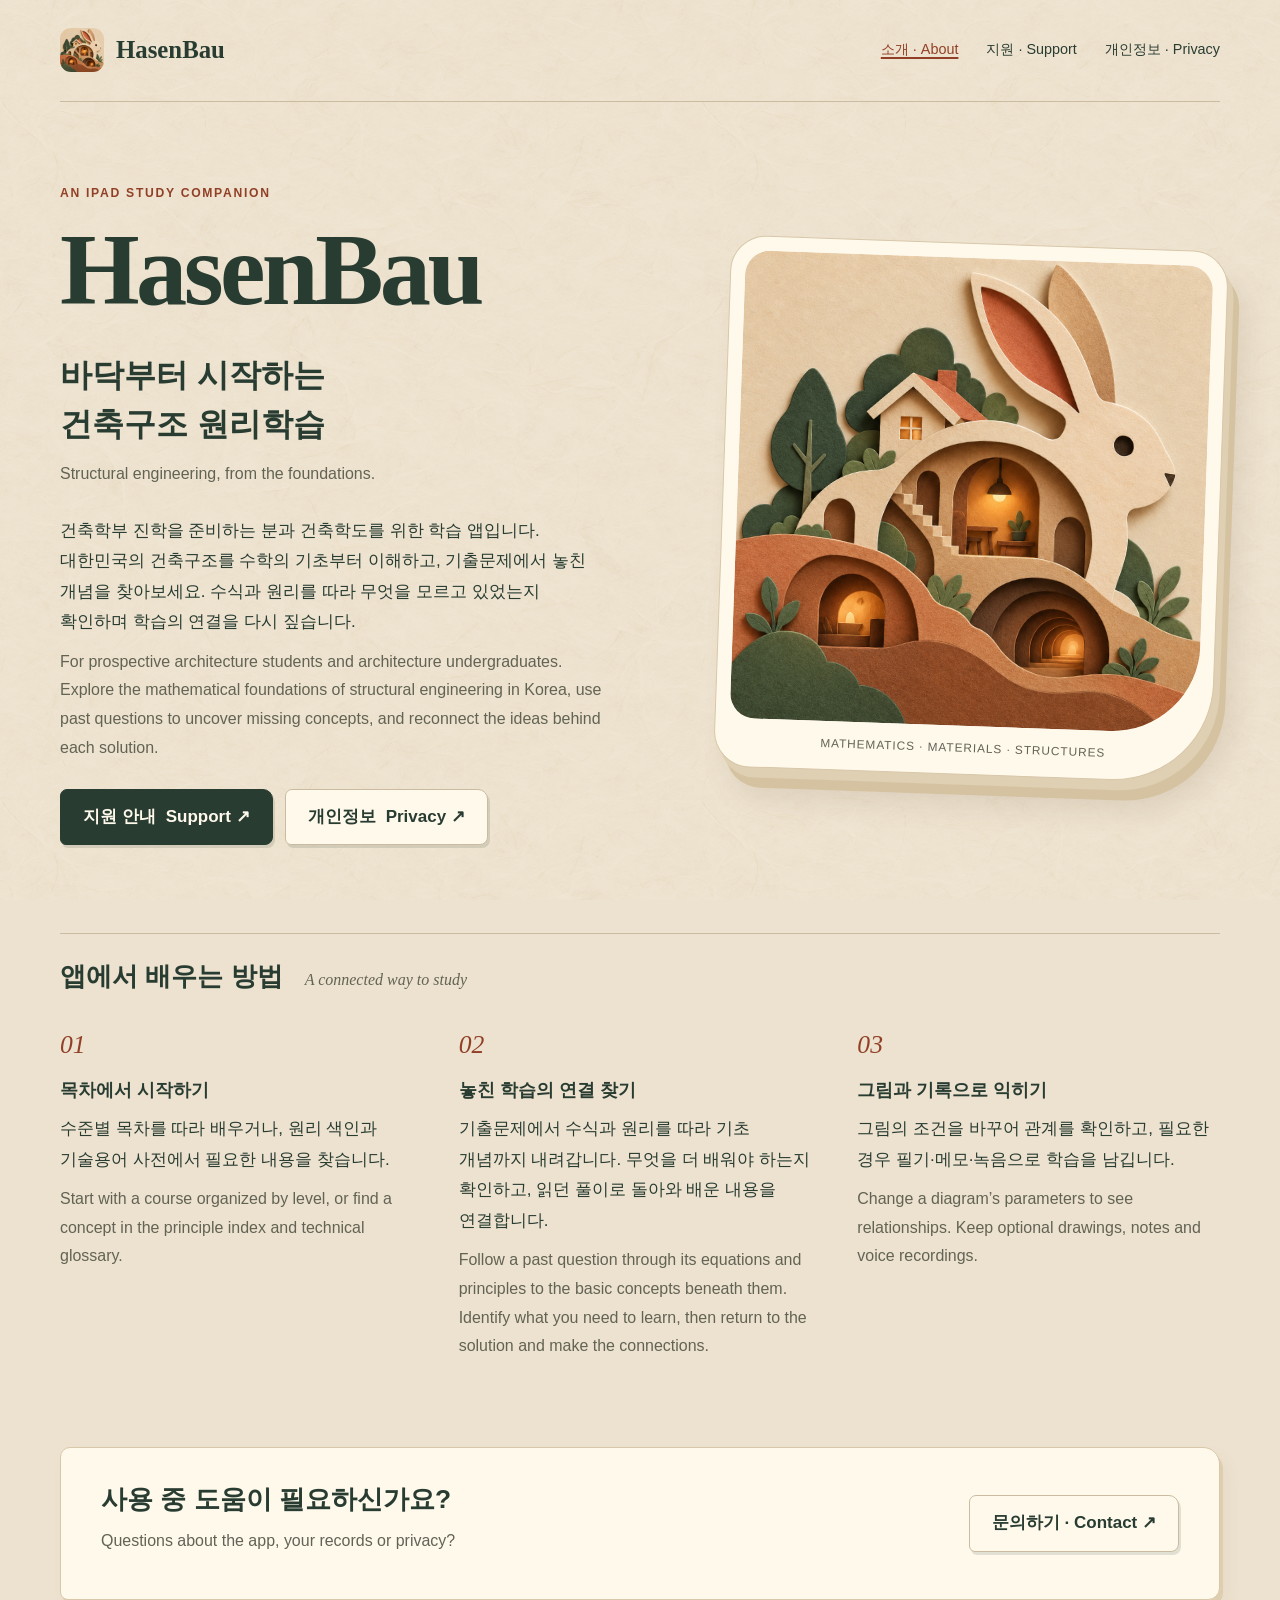
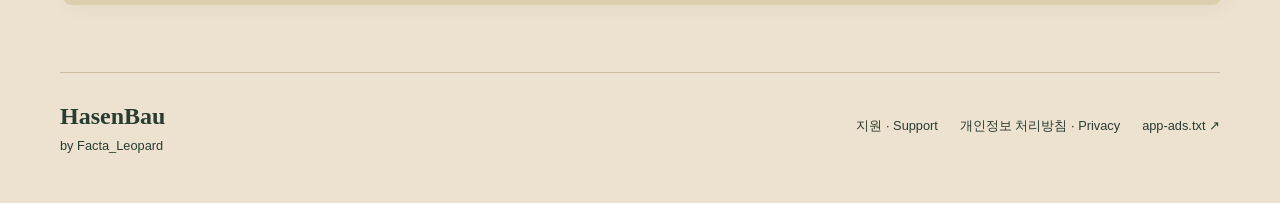
<file: index.html>
<!doctype html>
<html lang="ko">
<head>
  <meta charset="utf-8">
  <meta name="viewport" content="width=device-width, initial-scale=1">
  <meta name="theme-color" content="#ede2cf">
  <title>HasenBau — 건축구조 원리학습 · Structural Engineering</title>
  <meta name="description" content="기출문제에서 놓친 기초를 찾고 대한민국의 건축구조를 수학적으로 이해하는 iPad 학습 앱. Explore the mathematical foundations of structural engineering in Korea.">
  <link rel="canonical" href="https://facta-leopard.github.io/HasenBau/">
  <meta property="og:title" content="HasenBau — 건축구조 원리학습">
  <meta property="og:description" content="바닥부터 시작하는 건축구조 원리학습. Structural engineering, from the foundations.">
  <meta property="og:image" content="https://facta-leopard.github.io/HasenBau/assets/icon.png">
  <meta property="og:url" content="https://facta-leopard.github.io/HasenBau/">
  <meta property="og:type" content="website">
  <link rel="icon" type="image/png" href="assets/icon.png">
  <link rel="apple-touch-icon" href="assets/icon.png">
  <link rel="stylesheet" href="site.css">
</head>
<body>
  <a class="skip" href="#main">본문으로 · Skip to content</a>
  <header class="site-header shell">
    <a class="brand" href="./" aria-label="HasenBau 홈 · Home"><img src="assets/icon.png" width="44" height="44" alt="">HasenBau</a>
    <nav aria-label="주 메뉴 · Main navigation"><a href="./" aria-current="page">소개 · About</a><a href="support.html">지원 · Support</a><a href="privacy.html">개인정보 · Privacy</a></nav>
  </header>
  <main id="main" class="shell">
    <section class="hero" aria-labelledby="title">
      <div>
        <p class="eyebrow" lang="en">An iPad study companion</p>
        <h1 id="title" lang="en">HasenBau</h1>
        <p class="subtitle">바닥부터 시작하는<br>건축구조 원리학습</p>
        <p class="en" lang="en">Structural engineering, from the foundations.</p>
        <div class="intro pair"><p>건축학부 진학을 준비하는 분과 건축학도를 위한 학습 앱입니다. 대한민국의 건축구조를 수학의 기초부터 이해하고, 기출문제에서 놓친 개념을 찾아보세요. 수식과 원리를 따라 무엇을 모르고 있었는지 확인하며 학습의 연결을 다시 짚습니다.</p><p class="en" lang="en">For prospective architecture students and architecture undergraduates. Explore the mathematical foundations of structural engineering in Korea, use past questions to uncover missing concepts, and reconnect the ideas behind each solution.</p></div>
        <div class="actions"><a class="button" href="support.html">지원 안내 <span lang="en">Support ↗</span></a><a class="button secondary" href="privacy.html">개인정보 <span lang="en">Privacy ↗</span></a></div>
      </div>
      <figure class="art"><img src="assets/artwork.png" width="1254" height="1254" alt="종이로 쌓아 만든 토끼 모양의 집과 나무 · A layered paper rabbit house and trees"><figcaption lang="en">MATHEMATICS · MATERIALS · STRUCTURES</figcaption></figure>
    </section>
    <div class="section-rule"><h2>앱에서 배우는 방법</h2><span lang="en">A connected way to study</span></div>
    <section class="features" aria-label="학습 기능 · Study features">
      <article><span class="number" aria-hidden="true">01</span><h3>목차에서 시작하기</h3><div class="pair"><p>수준별 목차를 따라 배우거나, 원리 색인과 기술용어 사전에서 필요한 내용을 찾습니다.</p><p class="en" lang="en">Start with a course organized by level, or find a concept in the principle index and technical glossary.</p></div></article>
      <article><span class="number" aria-hidden="true">02</span><h3>놓친 학습의 연결 찾기</h3><div class="pair"><p>기출문제에서 수식과 원리를 따라 기초 개념까지 내려갑니다. 무엇을 더 배워야 하는지 확인하고, 읽던 풀이로 돌아와 배운 내용을 연결합니다.</p><p class="en" lang="en">Follow a past question through its equations and principles to the basic concepts beneath them. Identify what you need to learn, then return to the solution and make the connections.</p></div></article>
      <article><span class="number" aria-hidden="true">03</span><h3>그림과 기록으로 익히기</h3><div class="pair"><p>그림의 조건을 바꾸어 관계를 확인하고, 필요한 경우 필기·메모·녹음으로 학습을 남깁니다.</p><p class="en" lang="en">Change a diagram’s parameters to see relationships. Keep optional drawings, notes and voice recordings.</p></div></article>
    </section>
    <section class="help-strip paper"><div><h2>사용 중 도움이 필요하신가요?</h2><p class="en" lang="en">Questions about the app, your records or privacy?</p></div><a class="button secondary" href="support.html#contact">문의하기 · Contact ↗</a></section>
  </main>
  <footer class="site-footer shell"><div><div class="wordmark" lang="en">HasenBau</div><span lang="en">by Facta_Leopard</span></div><nav aria-label="하단 메뉴 · Footer"><a href="support.html">지원 · Support</a><a href="privacy.html">개인정보 처리방침 · Privacy</a><a href="https://facta-leopard.github.io/app-ads.txt" lang="en">app-ads.txt ↗</a></nav></footer>
</body>
</html>
</file>
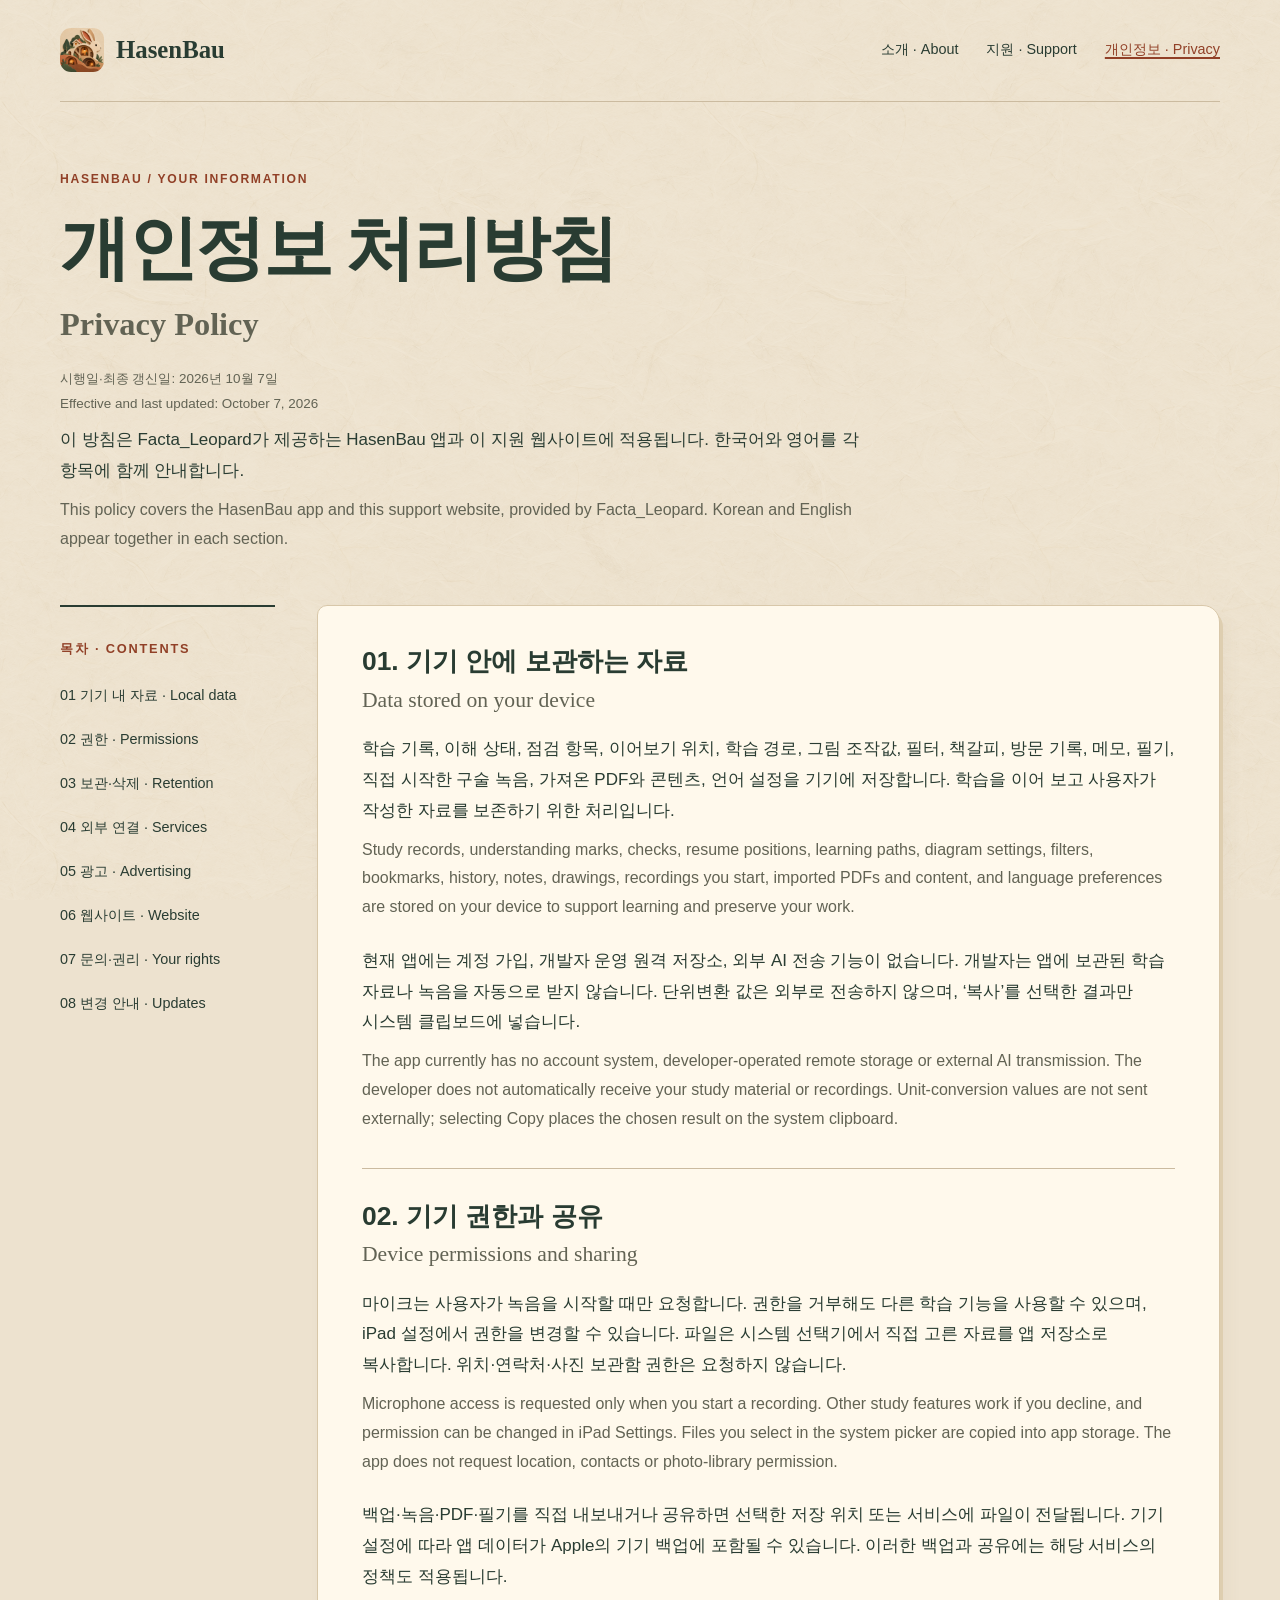
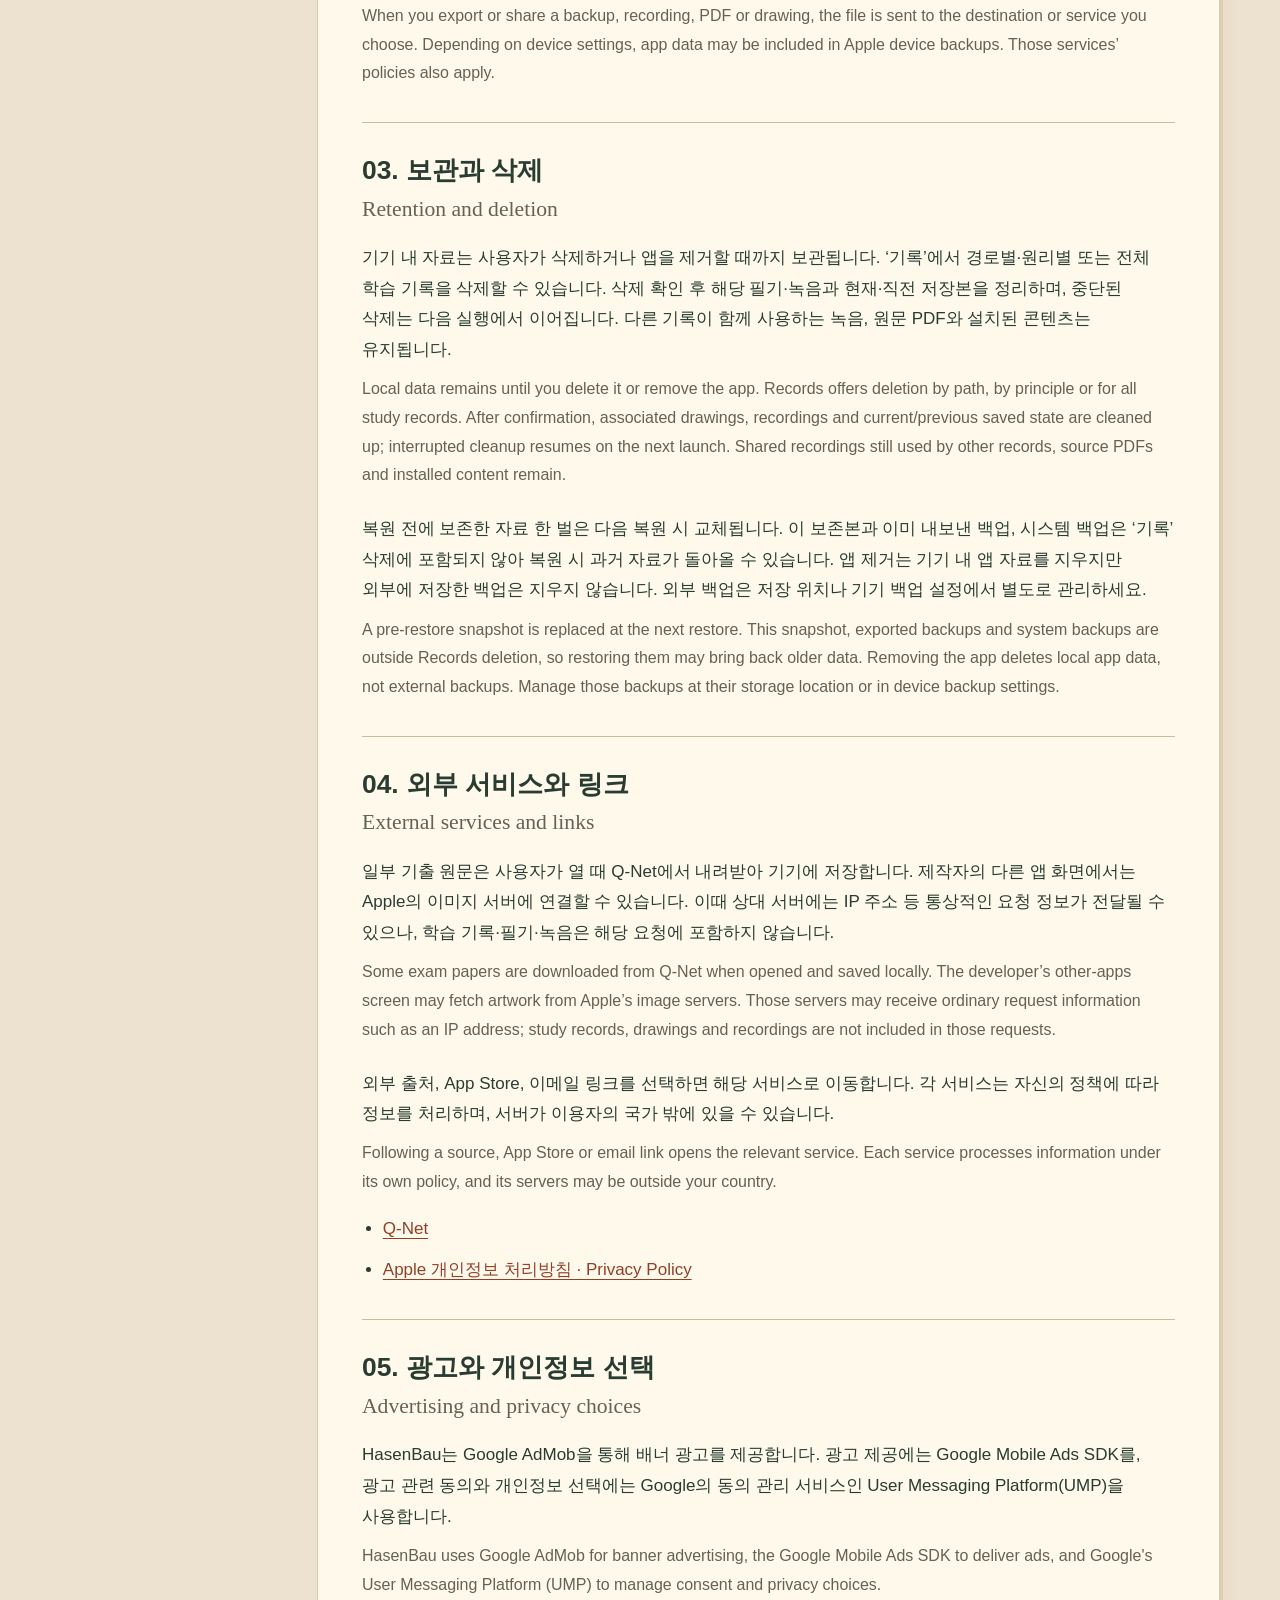
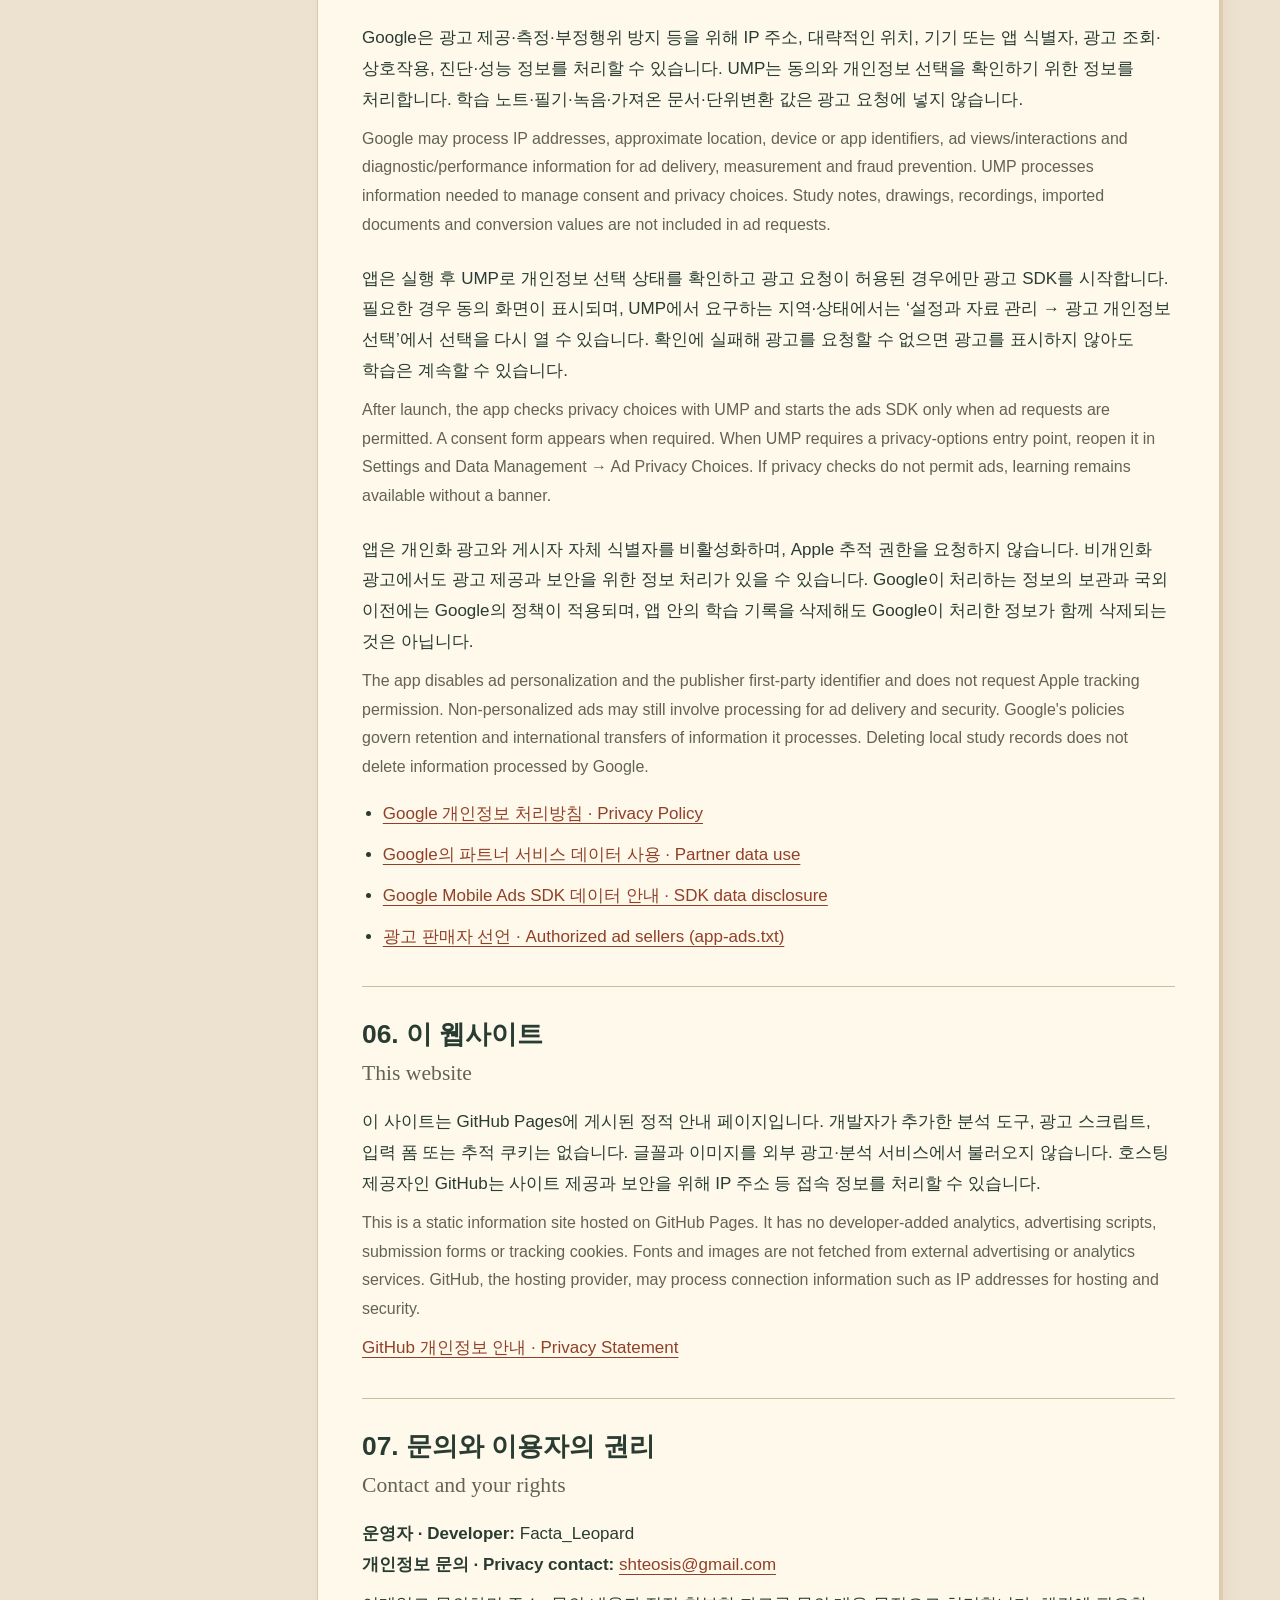
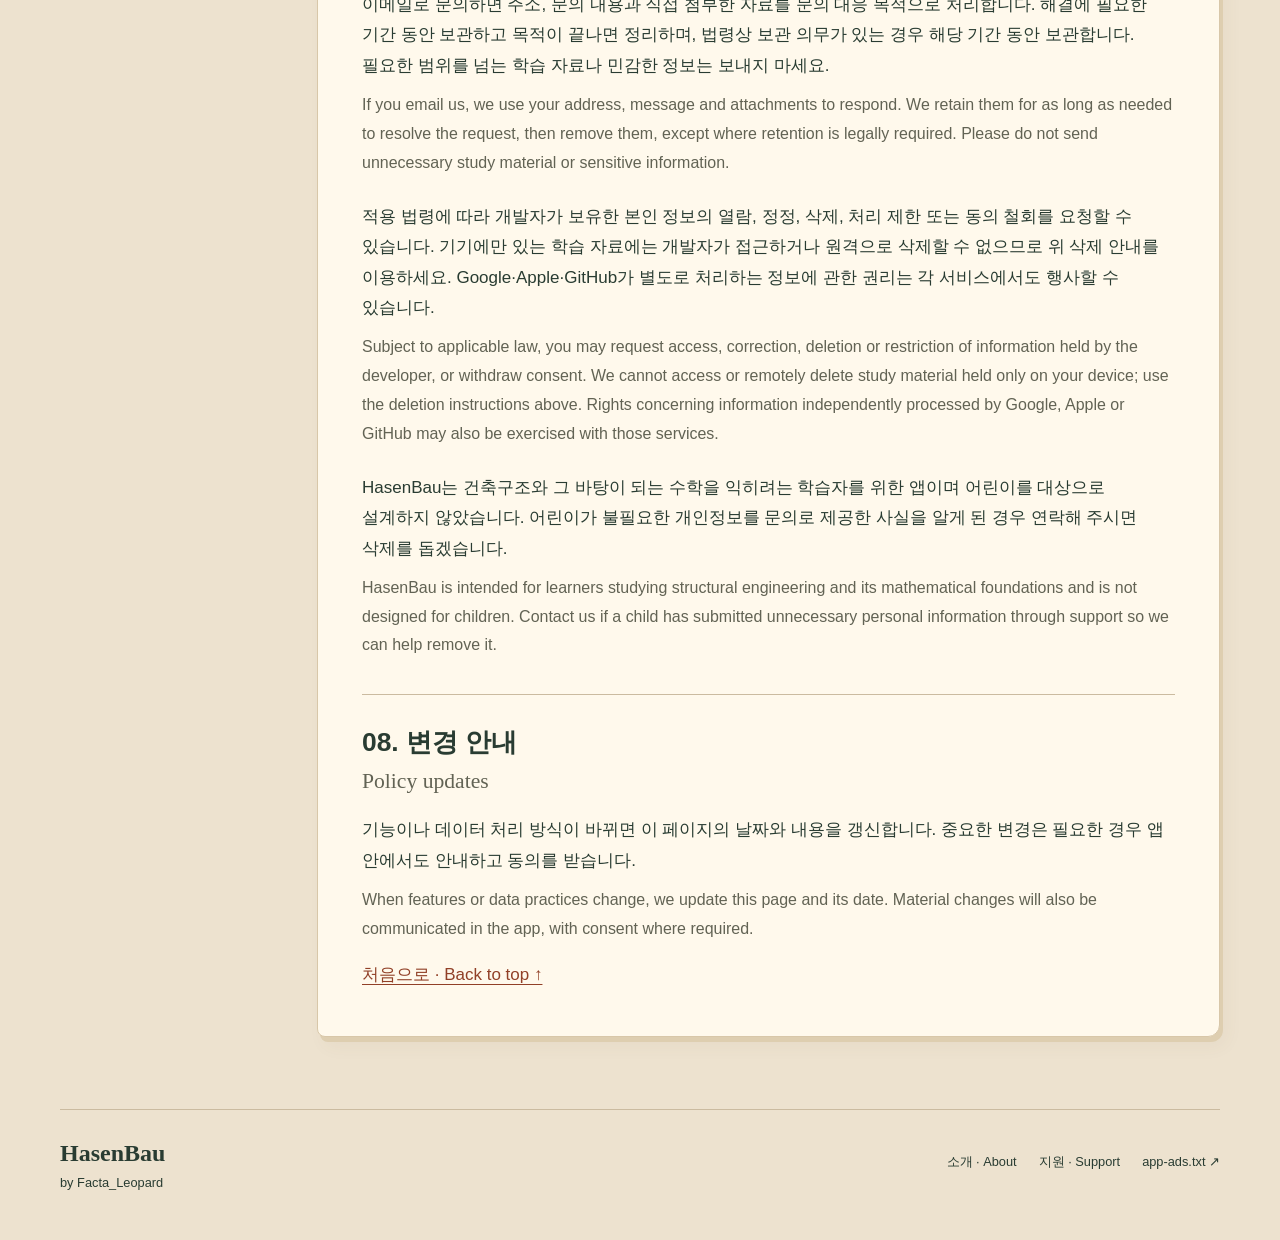
<file: privacy.html>
<!doctype html>
<html lang="ko">
<head>
  <meta charset="utf-8"><meta name="viewport" content="width=device-width, initial-scale=1"><meta name="theme-color" content="#ede2cf">
  <title>개인정보 처리방침 · Privacy Policy — HasenBau</title>
  <meta name="description" content="HasenBau의 기기 내 학습 자료, 권한, 백업, 외부 서비스와 광고에 관한 개인정보 처리방침. Korean and English privacy policy.">
  <link rel="canonical" href="https://facta-leopard.github.io/HasenBau/privacy.html"><link rel="icon" type="image/png" href="assets/icon.png"><link rel="stylesheet" href="site.css">
</head>
<body>
  <a class="skip" href="#main">본문으로 · Skip to content</a>
  <header class="site-header shell"><a class="brand" href="./"><img src="assets/icon.png" width="44" height="44" alt="">HasenBau</a><nav aria-label="주 메뉴 · Main navigation"><a href="./">소개 · About</a><a href="support.html">지원 · Support</a><a href="privacy.html" aria-current="page">개인정보 · Privacy</a></nav></header>
  <main id="main" class="shell">
    <header class="page-title"><p class="eyebrow" lang="en">HasenBau / Your information</p><h1>개인정보 처리방침<span class="en" lang="en">Privacy Policy</span></h1><p class="meta">시행일·최종 갱신일: 2026년 10월 7일<br><span lang="en">Effective and last updated: October 7, 2026</span></p><div class="pair"><p>이 방침은 Facta_Leopard가 제공하는 HasenBau 앱과 이 지원 웹사이트에 적용됩니다. 한국어와 영어를 각 항목에 함께 안내합니다.</p><p class="en" lang="en">This policy covers the HasenBau app and this support website, provided by Facta_Leopard. Korean and English appear together in each section.</p></div></header>
    <div class="document-grid">
      <aside class="toc" aria-label="목차 · Contents"><p class="eyebrow">목차 · Contents</p><a href="#local">01 기기 내 자료 · Local data</a><a href="#permissions">02 권한 · Permissions</a><a href="#deletion">03 보관·삭제 · Retention</a><a href="#services">04 외부 연결 · Services</a><a href="#advertising">05 광고 · Advertising</a><a href="#website">06 웹사이트 · Website</a><a href="#contact">07 문의·권리 · Your rights</a><a href="#updates">08 변경 안내 · Updates</a></aside>
      <article class="document paper">
        <section id="local"><h2>01. 기기 안에 보관하는 자료<span class="en" lang="en">Data stored on your device</span></h2><div class="pair"><p>학습 기록, 이해 상태, 점검 항목, 이어보기 위치, 학습 경로, 그림 조작값, 필터, 책갈피, 방문 기록, 메모, 필기, 직접 시작한 구술 녹음, 가져온 PDF와 콘텐츠, 언어 설정을 기기에 저장합니다. 학습을 이어 보고 사용자가 작성한 자료를 보존하기 위한 처리입니다.</p><p class="en" lang="en">Study records, understanding marks, checks, resume positions, learning paths, diagram settings, filters, bookmarks, history, notes, drawings, recordings you start, imported PDFs and content, and language preferences are stored on your device to support learning and preserve your work.</p></div><div class="pair"><p>현재 앱에는 계정 가입, 개발자 운영 원격 저장소, 외부 AI 전송 기능이 없습니다. 개발자는 앱에 보관된 학습 자료나 녹음을 자동으로 받지 않습니다. 단위변환 값은 외부로 전송하지 않으며, ‘복사’를 선택한 결과만 시스템 클립보드에 넣습니다.</p><p class="en" lang="en">The app currently has no account system, developer-operated remote storage or external AI transmission. The developer does not automatically receive your study material or recordings. Unit-conversion values are not sent externally; selecting Copy places the chosen result on the system clipboard.</p></div></section>
        <section id="permissions"><h2>02. 기기 권한과 공유<span class="en" lang="en">Device permissions and sharing</span></h2><div class="pair"><p>마이크는 사용자가 녹음을 시작할 때만 요청합니다. 권한을 거부해도 다른 학습 기능을 사용할 수 있으며, iPad 설정에서 권한을 변경할 수 있습니다. 파일은 시스템 선택기에서 직접 고른 자료를 앱 저장소로 복사합니다. 위치·연락처·사진 보관함 권한은 요청하지 않습니다.</p><p class="en" lang="en">Microphone access is requested only when you start a recording. Other study features work if you decline, and permission can be changed in iPad Settings. Files you select in the system picker are copied into app storage. The app does not request location, contacts or photo-library permission.</p></div><div class="pair"><p>백업·녹음·PDF·필기를 직접 내보내거나 공유하면 선택한 저장 위치 또는 서비스에 파일이 전달됩니다. 기기 설정에 따라 앱 데이터가 Apple의 기기 백업에 포함될 수 있습니다. 이러한 백업과 공유에는 해당 서비스의 정책도 적용됩니다.</p><p class="en" lang="en">When you export or share a backup, recording, PDF or drawing, the file is sent to the destination or service you choose. Depending on device settings, app data may be included in Apple device backups. Those services’ policies also apply.</p></div></section>
        <section id="deletion"><h2>03. 보관과 삭제<span class="en" lang="en">Retention and deletion</span></h2><div class="pair"><p>기기 내 자료는 사용자가 삭제하거나 앱을 제거할 때까지 보관됩니다. ‘기록’에서 경로별·원리별 또는 전체 학습 기록을 삭제할 수 있습니다. 삭제 확인 후 해당 필기·녹음과 현재·직전 저장본을 정리하며, 중단된 삭제는 다음 실행에서 이어집니다. 다른 기록이 함께 사용하는 녹음, 원문 PDF와 설치된 콘텐츠는 유지됩니다.</p><p class="en" lang="en">Local data remains until you delete it or remove the app. Records offers deletion by path, by principle or for all study records. After confirmation, associated drawings, recordings and current/previous saved state are cleaned up; interrupted cleanup resumes on the next launch. Shared recordings still used by other records, source PDFs and installed content remain.</p></div><div class="pair"><p>복원 전에 보존한 자료 한 벌은 다음 복원 시 교체됩니다. 이 보존본과 이미 내보낸 백업, 시스템 백업은 ‘기록’ 삭제에 포함되지 않아 복원 시 과거 자료가 돌아올 수 있습니다. 앱 제거는 기기 내 앱 자료를 지우지만 외부에 저장한 백업은 지우지 않습니다. 외부 백업은 저장 위치나 기기 백업 설정에서 별도로 관리하세요.</p><p class="en" lang="en">A pre-restore snapshot is replaced at the next restore. This snapshot, exported backups and system backups are outside Records deletion, so restoring them may bring back older data. Removing the app deletes local app data, not external backups. Manage those backups at their storage location or in device backup settings.</p></div></section>
        <section id="services"><h2>04. 외부 서비스와 링크<span class="en" lang="en">External services and links</span></h2><div class="pair"><p>일부 기출 원문은 사용자가 열 때 Q-Net에서 내려받아 기기에 저장합니다. 제작자의 다른 앱 화면에서는 Apple의 이미지 서버에 연결할 수 있습니다. 이때 상대 서버에는 IP 주소 등 통상적인 요청 정보가 전달될 수 있으나, 학습 기록·필기·녹음은 해당 요청에 포함하지 않습니다.</p><p class="en" lang="en">Some exam papers are downloaded from Q-Net when opened and saved locally. The developer’s other-apps screen may fetch artwork from Apple’s image servers. Those servers may receive ordinary request information such as an IP address; study records, drawings and recordings are not included in those requests.</p></div><div class="pair"><p>외부 출처, App Store, 이메일 링크를 선택하면 해당 서비스로 이동합니다. 각 서비스는 자신의 정책에 따라 정보를 처리하며, 서버가 이용자의 국가 밖에 있을 수 있습니다.</p><p class="en" lang="en">Following a source, App Store or email link opens the relevant service. Each service processes information under its own policy, and its servers may be outside your country.</p></div><ul><li><a href="https://www.q-net.or.kr/man004.do?id=manSubMain&amp;gSite=Q&amp;gId=">Q-Net</a></li><li><a href="https://www.apple.com/legal/privacy/">Apple 개인정보 처리방침 · Privacy Policy</a></li></ul></section>
        <section id="advertising"><h2>05. 광고와 개인정보 선택<span class="en" lang="en">Advertising and privacy choices</span></h2>
          <div class="pair"><p>HasenBau는 Google AdMob을 통해 배너 광고를 제공합니다. 광고 제공에는 Google Mobile Ads SDK를, 광고 관련 동의와 개인정보 선택에는 Google의 동의 관리 서비스인 User Messaging Platform(UMP)을 사용합니다.</p><p class="en" lang="en">HasenBau uses Google AdMob for banner advertising, the Google Mobile Ads SDK to deliver ads, and Google's User Messaging Platform (UMP) to manage consent and privacy choices.</p></div>
          <div class="pair"><p>Google은 광고 제공·측정·부정행위 방지 등을 위해 IP 주소, 대략적인 위치, 기기 또는 앱 식별자, 광고 조회·상호작용, 진단·성능 정보를 처리할 수 있습니다. UMP는 동의와 개인정보 선택을 확인하기 위한 정보를 처리합니다. 학습 노트·필기·녹음·가져온 문서·단위변환 값은 광고 요청에 넣지 않습니다.</p><p class="en" lang="en">Google may process IP addresses, approximate location, device or app identifiers, ad views/interactions and diagnostic/performance information for ad delivery, measurement and fraud prevention. UMP processes information needed to manage consent and privacy choices. Study notes, drawings, recordings, imported documents and conversion values are not included in ad requests.</p></div>
          <div class="pair"><p>앱은 실행 후 UMP로 개인정보 선택 상태를 확인하고 광고 요청이 허용된 경우에만 광고 SDK를 시작합니다. 필요한 경우 동의 화면이 표시되며, UMP에서 요구하는 지역·상태에서는 ‘설정과 자료 관리 → 광고 개인정보 선택’에서 선택을 다시 열 수 있습니다. 확인에 실패해 광고를 요청할 수 없으면 광고를 표시하지 않아도 학습은 계속할 수 있습니다.</p><p class="en" lang="en">After launch, the app checks privacy choices with UMP and starts the ads SDK only when ad requests are permitted. A consent form appears when required. When UMP requires a privacy-options entry point, reopen it in Settings and Data Management → Ad Privacy Choices. If privacy checks do not permit ads, learning remains available without a banner.</p></div>
          <div class="pair"><p>앱은 개인화 광고와 게시자 자체 식별자를 비활성화하며, Apple 추적 권한을 요청하지 않습니다. 비개인화 광고에서도 광고 제공과 보안을 위한 정보 처리가 있을 수 있습니다. Google이 처리하는 정보의 보관과 국외 이전에는 Google의 정책이 적용되며, 앱 안의 학습 기록을 삭제해도 Google이 처리한 정보가 함께 삭제되는 것은 아닙니다.</p><p class="en" lang="en">The app disables ad personalization and the publisher first-party identifier and does not request Apple tracking permission. Non-personalized ads may still involve processing for ad delivery and security. Google's policies govern retention and international transfers of information it processes. Deleting local study records does not delete information processed by Google.</p></div>
          <ul><li><a href="https://policies.google.com/privacy">Google 개인정보 처리방침 · Privacy Policy</a></li><li><a href="https://policies.google.com/technologies/partner-sites">Google의 파트너 서비스 데이터 사용 · Partner data use</a></li><li><a href="https://developers.google.com/admob/ios/privacy/data-disclosure">Google Mobile Ads SDK 데이터 안내 · SDK data disclosure</a></li><li><a href="https://facta-leopard.github.io/app-ads.txt">광고 판매자 선언 · Authorized ad sellers (app-ads.txt)</a></li></ul>
        </section>
        <section id="website"><h2>06. 이 웹사이트<span class="en" lang="en">This website</span></h2><div class="pair"><p>이 사이트는 GitHub Pages에 게시된 정적 안내 페이지입니다. 개발자가 추가한 분석 도구, 광고 스크립트, 입력 폼 또는 추적 쿠키는 없습니다. 글꼴과 이미지를 외부 광고·분석 서비스에서 불러오지 않습니다. 호스팅 제공자인 GitHub는 사이트 제공과 보안을 위해 IP 주소 등 접속 정보를 처리할 수 있습니다.</p><p class="en" lang="en">This is a static information site hosted on GitHub Pages. It has no developer-added analytics, advertising scripts, submission forms or tracking cookies. Fonts and images are not fetched from external advertising or analytics services. GitHub, the hosting provider, may process connection information such as IP addresses for hosting and security.</p></div><p><a href="https://docs.github.com/en/site-policy/privacy-policies/github-general-privacy-statement">GitHub 개인정보 안내 · Privacy Statement</a></p></section>
        <section id="contact"><h2>07. 문의와 이용자의 권리<span class="en" lang="en">Contact and your rights</span></h2><p><strong>운영자 · Developer:</strong> Facta_Leopard<br><strong>개인정보 문의 · Privacy contact:</strong> <a href="mailto:shteosis@gmail.com?subject=HasenBau%20Privacy">shteosis@gmail.com</a></p><div class="pair"><p>이메일로 문의하면 주소, 문의 내용과 직접 첨부한 자료를 문의 대응 목적으로 처리합니다. 해결에 필요한 기간 동안 보관하고 목적이 끝나면 정리하며, 법령상 보관 의무가 있는 경우 해당 기간 동안 보관합니다. 필요한 범위를 넘는 학습 자료나 민감한 정보는 보내지 마세요.</p><p class="en" lang="en">If you email us, we use your address, message and attachments to respond. We retain them for as long as needed to resolve the request, then remove them, except where retention is legally required. Please do not send unnecessary study material or sensitive information.</p></div><div class="pair"><p>적용 법령에 따라 개발자가 보유한 본인 정보의 열람, 정정, 삭제, 처리 제한 또는 동의 철회를 요청할 수 있습니다. 기기에만 있는 학습 자료에는 개발자가 접근하거나 원격으로 삭제할 수 없으므로 위 삭제 안내를 이용하세요. Google·Apple·GitHub가 별도로 처리하는 정보에 관한 권리는 각 서비스에서도 행사할 수 있습니다.</p><p class="en" lang="en">Subject to applicable law, you may request access, correction, deletion or restriction of information held by the developer, or withdraw consent. We cannot access or remotely delete study material held only on your device; use the deletion instructions above. Rights concerning information independently processed by Google, Apple or GitHub may also be exercised with those services.</p></div><div class="pair"><p>HasenBau는 건축구조와 그 바탕이 되는 수학을 익히려는 학습자를 위한 앱이며 어린이를 대상으로 설계하지 않았습니다. 어린이가 불필요한 개인정보를 문의로 제공한 사실을 알게 된 경우 연락해 주시면 삭제를 돕겠습니다.</p><p class="en" lang="en">HasenBau is intended for learners studying structural engineering and its mathematical foundations and is not designed for children. Contact us if a child has submitted unnecessary personal information through support so we can help remove it.</p></div></section>
        <section id="updates"><h2>08. 변경 안내<span class="en" lang="en">Policy updates</span></h2><div class="pair"><p>기능이나 데이터 처리 방식이 바뀌면 이 페이지의 날짜와 내용을 갱신합니다. 중요한 변경은 필요한 경우 앱 안에서도 안내하고 동의를 받습니다.</p><p class="en" lang="en">When features or data practices change, we update this page and its date. Material changes will also be communicated in the app, with consent where required.</p></div><a class="plain-link" href="#main">처음으로 · Back to top ↑</a></section>
      </article>
    </div>
  </main>
  <footer class="site-footer shell"><div><div class="wordmark" lang="en">HasenBau</div><span lang="en">by Facta_Leopard</span></div><nav aria-label="하단 메뉴 · Footer"><a href="./">소개 · About</a><a href="support.html">지원 · Support</a><a href="https://facta-leopard.github.io/app-ads.txt" lang="en">app-ads.txt ↗</a></nav></footer>
</body>
</html>
</file>
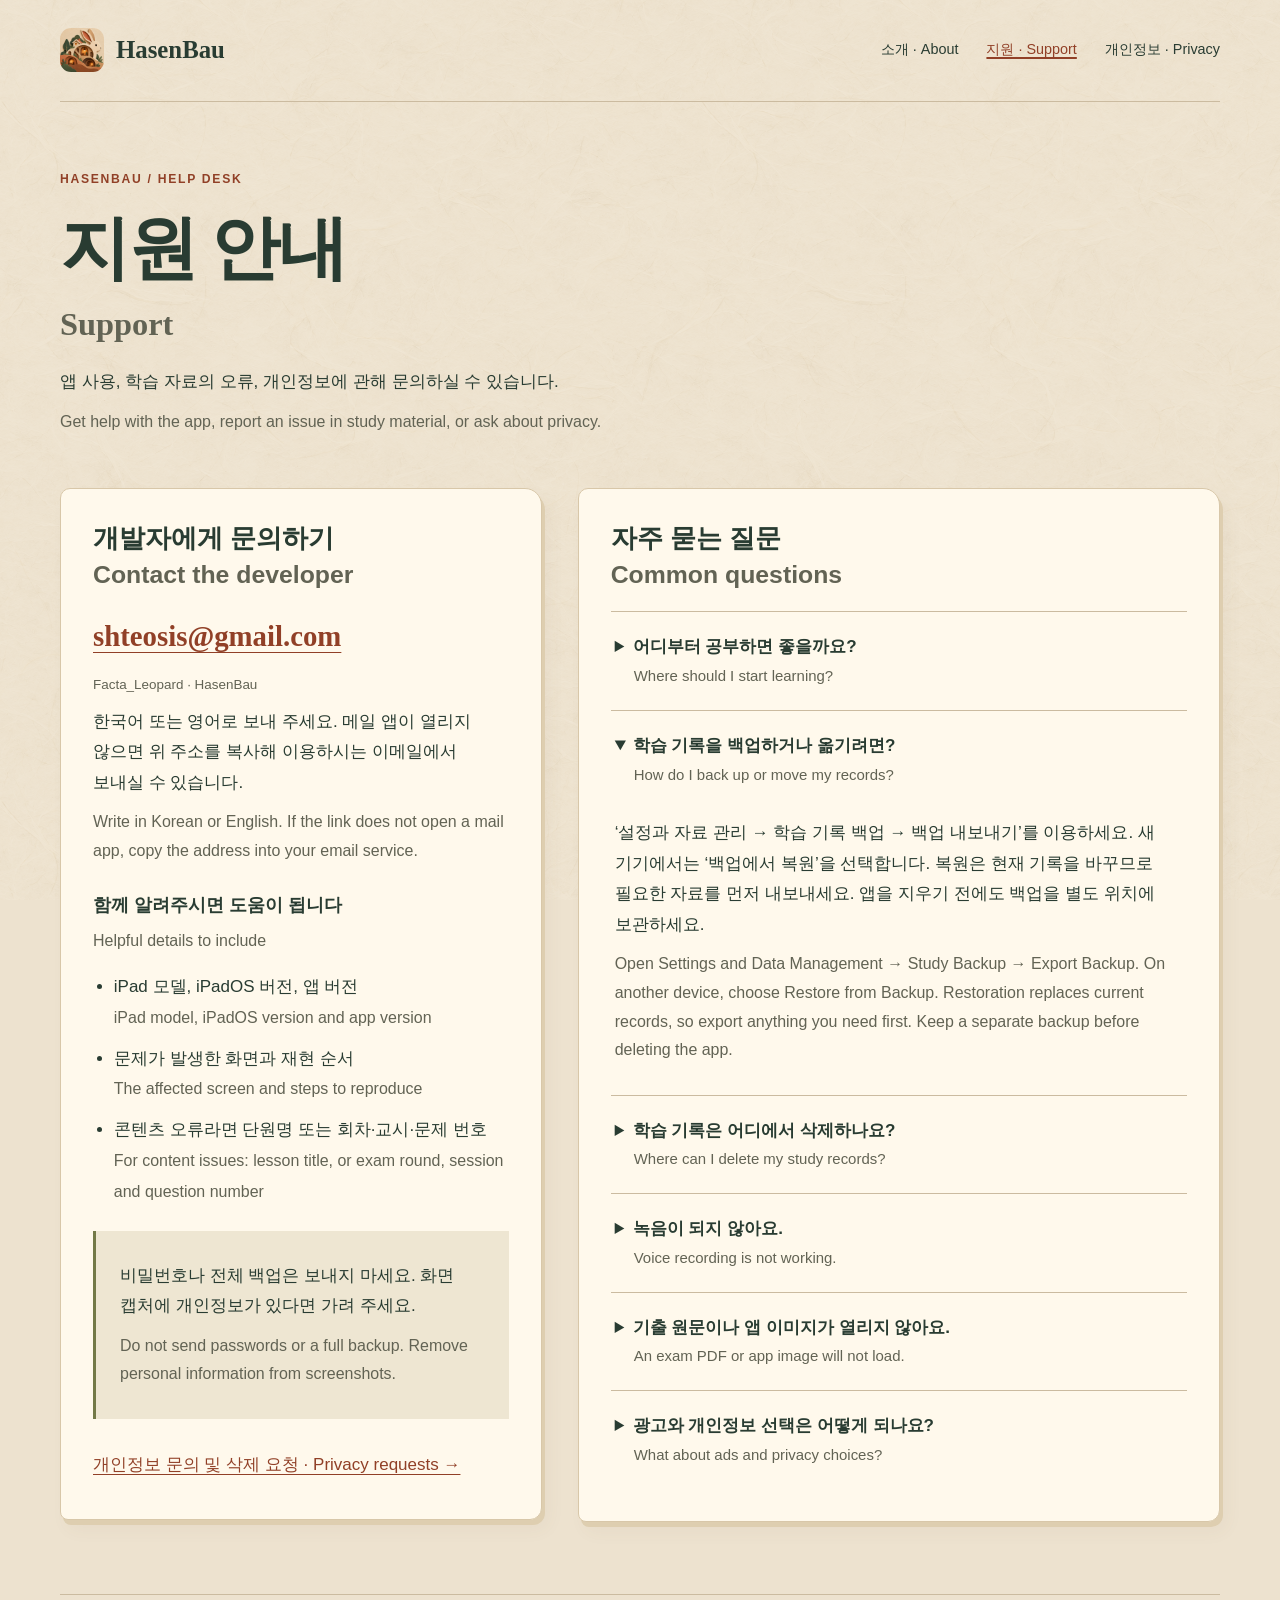
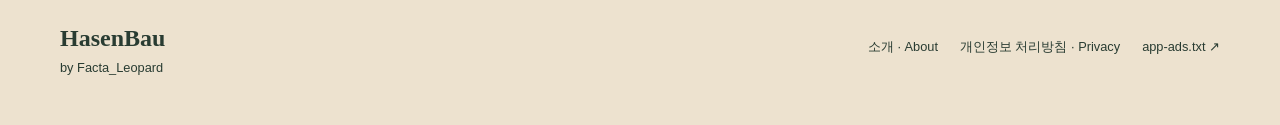
<file: support.html>
<!doctype html>
<html lang="ko">
<head>
  <meta charset="utf-8"><meta name="viewport" content="width=device-width, initial-scale=1"><meta name="theme-color" content="#ede2cf">
  <title>지원 · Support — HasenBau</title>
  <meta name="description" content="HasenBau 문의, 백업과 복원, 기록 삭제, 마이크 및 학습 자료 도움말. Contact and help for HasenBau.">
  <link rel="canonical" href="https://facta-leopard.github.io/HasenBau/support.html"><link rel="icon" type="image/png" href="assets/icon.png"><link rel="stylesheet" href="site.css">
</head>
<body>
  <a class="skip" href="#main">본문으로 · Skip to content</a>
  <header class="site-header shell"><a class="brand" href="./"><img src="assets/icon.png" width="44" height="44" alt="">HasenBau</a><nav aria-label="주 메뉴 · Main navigation"><a href="./">소개 · About</a><a href="support.html" aria-current="page">지원 · Support</a><a href="privacy.html">개인정보 · Privacy</a></nav></header>
  <main id="main" class="shell">
    <header class="page-title"><p class="eyebrow" lang="en">HasenBau / Help desk</p><h1>지원 안내<span class="en" lang="en">Support</span></h1><div class="pair"><p>앱 사용, 학습 자료의 오류, 개인정보에 관해 문의하실 수 있습니다.</p><p class="en" lang="en">Get help with the app, report an issue in study material, or ask about privacy.</p></div></header>
    <div class="support-grid">
      <article id="contact" class="paper"><h2>개발자에게 문의하기<br><span class="en" lang="en">Contact the developer</span></h2><p class="contact"><a href="mailto:shteosis@gmail.com?subject=HasenBau%20Support">shteosis@gmail.com</a></p><p class="meta" lang="en">Facta_Leopard · HasenBau</p><div class="pair"><p>한국어 또는 영어로 보내 주세요. 메일 앱이 열리지 않으면 위 주소를 복사해 이용하시는 이메일에서 보내실 수 있습니다.</p><p class="en" lang="en">Write in Korean or English. If the link does not open a mail app, copy the address into your email service.</p></div><h3>함께 알려주시면 도움이 됩니다</h3><p class="en" lang="en">Helpful details to include</p><ul><li>iPad 모델, iPadOS 버전, 앱 버전<br><span class="en" lang="en">iPad model, iPadOS version and app version</span></li><li>문제가 발생한 화면과 재현 순서<br><span class="en" lang="en">The affected screen and steps to reproduce</span></li><li>콘텐츠 오류라면 단원명 또는 회차·교시·문제 번호<br><span class="en" lang="en">For content issues: lesson title, or exam round, session and question number</span></li></ul><div class="note pair"><p>비밀번호나 전체 백업은 보내지 마세요. 화면 캡처에 개인정보가 있다면 가려 주세요.</p><p class="en" lang="en">Do not send passwords or a full backup. Remove personal information from screenshots.</p></div><a class="plain-link" href="privacy.html#contact">개인정보 문의 및 삭제 요청 · Privacy requests →</a></article>
      <article class="paper"><h2>자주 묻는 질문<br><span class="en" lang="en">Common questions</span></h2>
        <details><summary>어디부터 공부하면 좋을까요?<span class="en" lang="en">Where should I start learning?</span></summary><div class="answer pair"><p>학습 목차를 따라 기초부터 시작하거나, 기출문제에서 이해되지 않는 원리를 열어보세요. 그 원리에 필요한 하위 개념을 따라가며 무엇을 모르고 있었는지 확인할 수 있습니다. 기초를 익힌 뒤에는 읽던 풀이로 돌아와 연결해 보세요.</p><p class="en" lang="en">Start with the study contents, or open an unfamiliar principle from a past question. Follow its prerequisites to identify the concepts you need to revisit, then return to the original solution and connect what you have learned.</p></div></details>
        <details open><summary>학습 기록을 백업하거나 옮기려면?<span class="en" lang="en">How do I back up or move my records?</span></summary><div class="answer pair"><p>‘설정과 자료 관리 → 학습 기록 백업 → 백업 내보내기’를 이용하세요. 새 기기에서는 ‘백업에서 복원’을 선택합니다. 복원은 현재 기록을 바꾸므로 필요한 자료를 먼저 내보내세요. 앱을 지우기 전에도 백업을 별도 위치에 보관하세요.</p><p class="en" lang="en">Open Settings and Data Management → Study Backup → Export Backup. On another device, choose Restore from Backup. Restoration replaces current records, so export anything you need first. Keep a separate backup before deleting the app.</p></div></details>
        <details><summary>학습 기록은 어디에서 삭제하나요?<span class="en" lang="en">Where can I delete my study records?</span></summary><div class="answer pair"><p>‘기록’ 화면에서 학습 경로별·원리별 또는 전체 학습 기록을 삭제할 수 있습니다. 원문 PDF와 설치된 콘텐츠, 별도로 내보낸 백업, 복원 직전 보존본은 이 작업으로 삭제되지 않습니다. 외부 백업은 저장한 위치에서 직접 관리하세요.</p><p class="en" lang="en">Use Records to delete a learning path, principle records, or all study records. Source PDFs, installed content, exported backups and the pre-restore snapshot are not removed by this action. Manage external backups where you saved them.</p></div></details>
        <details><summary>녹음이 되지 않아요.<span class="en" lang="en">Voice recording is not working.</span></summary><div class="answer pair"><p>iPad의 ‘설정 → 개인정보 보호 및 보안 → 마이크’에서 HasenBau의 권한을 확인하세요. 녹음 권한은 직접 녹음을 시작할 때 요청하며, 거부해도 다른 학습 기능을 사용할 수 있습니다.</p><p class="en" lang="en">Check HasenBau under iPad Settings → Privacy &amp; Security → Microphone. Permission is requested when you start recording. Other learning features work without microphone permission.</p></div></details>
        <details><summary>기출 원문이나 앱 이미지가 열리지 않아요.<span class="en" lang="en">An exam PDF or app image will not load.</span></summary><div class="answer pair"><p>앱에 포함된 자료는 오프라인에서 볼 수 있습니다. 일부 과거 회차 원문과 외부 이미지는 인터넷 연결이 필요합니다. 연결을 확인하고 다시 열어 주세요. 원문 제공과 해설 제공 범위는 서로 다릅니다.</p><p class="en" lang="en">Bundled material works offline. Some older exam papers and external images require an internet connection. Check your connection and reopen the item. Availability of a question does not necessarily mean an authored solution is included.</p></div></details>
        <details><summary>광고와 개인정보 선택은 어떻게 되나요?<span class="en" lang="en">What about ads and privacy choices?</span></summary><div class="answer pair"><p>앱은 Google AdMob을 통해 배너 광고를 제공합니다. 필요한 경우 광고 관련 동의 화면이 표시되며, ‘설정과 자료 관리 → 광고 개인정보 선택’ 항목이 제공되면 선택 내용을 다시 확인하거나 변경할 수 있습니다. 광고가 표시되지 않아도 학습 기능은 계속 사용할 수 있습니다.</p><p class="en" lang="en">The app uses Google AdMob for banner advertising. A consent form appears when required. When Ad Privacy Choices is available in Settings &amp; Data, you can review or change your choices there. Study features remain available if an ad is not displayed.</p><a class="plain-link" href="privacy.html#advertising">광고 안내 · Advertising →</a></div></details>
      </article>
    </div>
  </main>
  <footer class="site-footer shell"><div><div class="wordmark" lang="en">HasenBau</div><span lang="en">by Facta_Leopard</span></div><nav aria-label="하단 메뉴 · Footer"><a href="./">소개 · About</a><a href="privacy.html">개인정보 처리방침 · Privacy</a><a href="https://facta-leopard.github.io/app-ads.txt" lang="en">app-ads.txt ↗</a></nav></footer>
</body>
</html>
</file>
<file: site.css>
:root {
  color-scheme: light;
  --desk: #ede2cf;
  --paper: #fff9ec;
  --ink: #293c32;
  --muted: #626354;
  --clay: #914027;
  --rule: #cbbba0;
  --serif: "Iowan Old Style", "Palatino Linotype", "AppleMyungjo", "Batang", Georgia, serif;
  --body: "Apple SD Gothic Neo", "Malgun Gothic", "Noto Sans CJK KR", sans-serif;
}
* { box-sizing: border-box; }
html { scroll-behavior: smooth; scroll-padding-top: 2rem; }
body { margin: 0; color: var(--ink); background: var(--desk); font-family: var(--body); font-size: 17px; line-height: 1.8; word-break: keep-all; overflow-wrap: anywhere; }
body::before { content: ""; position: fixed; inset: 0; z-index: -1; background: url("assets/hanji.png") center / 700px; opacity: .25; pointer-events: none; }
a { color: var(--clay); text-underline-offset: .22em; text-decoration-thickness: 1px; }
a:hover { text-decoration-thickness: 2px; }
a:focus-visible, summary:focus-visible { outline: 3px solid var(--clay); outline-offset: 5px; border-radius: 3px; }
img { max-width: 100%; height: auto; display: block; }
p { margin: .6rem 0; }
h1, h2, h3 { line-height: 1.35; text-wrap: balance; }
h1 { font-family: var(--serif); font-size: clamp(2.3rem, 5.5vw, 4.4rem); font-weight: 600; margin: .5rem 0 1.3rem; letter-spacing: -.035em; }
h2 { font-size: clamp(1.3rem, 2.2vw, 1.65rem); margin: 0 0 1.2rem; }
h3 { font-size: 1.12rem; margin: 1.7rem 0 .5rem; }
li + li { margin-top: .65rem; }
ul { padding-left: 1.3rem; }
.en { color: var(--muted); font-size: .94em; word-break: normal; }
.pair + .pair { margin-top: 1.5rem; }
.pair > .en { margin-top: .25rem; }
.shell { width: min(1160px, calc(100% - 80px)); margin-inline: auto; }
.skip { position: absolute; top: -100px; left: 1rem; padding: .8rem 1.2rem; background: var(--paper); z-index: 10; }
.skip:focus { top: 1rem; }
.site-header { padding-block: 28px; display: flex; align-items: center; justify-content: space-between; gap: 24px; border-bottom: 1px solid var(--rule); }
.brand { display: inline-flex; align-items: center; gap: 12px; font-family: var(--serif); font-size: 1.55rem; font-weight: 700; color: var(--ink); text-decoration: none; }
.brand img { width: 44px; height: 44px; border-radius: 11px; }
nav { display: flex; align-items: center; flex-wrap: wrap; gap: 8px 28px; }
nav a { display: inline-flex; align-items: center; min-height: 44px; color: var(--ink); text-decoration: none; font-size: .9rem; }
nav a[aria-current="page"] { color: var(--clay); text-decoration: underline; text-decoration-thickness: 2px; }
.eyebrow { font-size: .76rem; letter-spacing: .14em; text-transform: uppercase; color: var(--clay); font-weight: 700; }
.hero { display: grid; grid-template-columns: 1.2fr 1fr; gap: 64px; align-items: center; padding-block: 72px 88px; }
.hero h1 { font-size: clamp(3.7rem, 8vw, 6.8rem); line-height: 1.08; margin-bottom: 1.6rem; }
.subtitle { font-size: clamp(1.5rem, 2.6vw, 2rem); line-height: 1.55; font-weight: 600; margin: 0; }
.intro { max-width: 34rem; margin-top: 1.7rem; }
.art { position: relative; padding: 14px; background: var(--paper); border: 1px solid #d8c7a9; border-radius: 36px 36px 100px 36px; box-shadow: 6px 10px 0 #dfcfb3, 12px 20px 0 #d5c2a1, 18px 28px 30px #69513924; transform: rotate(2deg); }
.art img { width: 100%; border-radius: 25px 25px 88px 25px; }
.art figcaption { text-align: center; font-size: .74rem; letter-spacing: .08em; margin: 12px 0 1px; color: var(--muted); }
figure { margin: 0; }
.actions { display: flex; flex-wrap: wrap; gap: 12px; margin-top: 26px; }
.button { display: inline-flex; align-items: center; justify-content: center; gap: 10px; padding: 12px 22px; min-height: 48px; border: 1px solid var(--ink); border-radius: 7px 10px 8px 6px; background: var(--ink); color: var(--paper); text-decoration: none; font-weight: 600; box-shadow: 2px 3px 0 #293c3222; }
.button.secondary { background: var(--paper); color: var(--ink); border-color: var(--rule); }
.button:hover { transform: translateY(-2px); text-decoration: none; box-shadow: 3px 5px 0 #293c3222; }
.section-rule { padding-top: 25px; border-top: 1px solid var(--rule); margin-bottom: 24px; display: flex; align-items: baseline; gap: 22px; }
.section-rule h2 { margin: 0; }
.section-rule span { font: italic 1rem var(--serif); color: var(--muted); }
.features { display: grid; grid-template-columns: repeat(3, 1fr); gap: 36px; margin: 35px 0 76px; }
.features .number { display: block; font: italic 1.6rem var(--serif); color: var(--clay); margin-bottom: 18px; }
.features h3 { margin: 0 0 12px; }
.paper { background: var(--paper); border: 1px solid #d8c7a9; box-shadow: 3px 5px 0 #deceb0, 7px 10px 18px #6951390c; border-radius: 10px 17px 12px 8px; }
.help-strip { padding: 34px 40px; display: flex; justify-content: space-between; align-items: center; gap: 32px; margin-bottom: 72px; }
.help-strip h2 { margin-bottom: 8px; }
.page-title { padding: 58px 0 42px; max-width: 820px; }
.page-title h1 .en { display: block; font-size: .46em; letter-spacing: 0; margin-top: .45rem; }
.meta { font-size: .84rem; color: var(--muted); }
.document-grid { display: grid; grid-template-columns: 215px minmax(0, 1fr); gap: 42px; align-items: start; margin-bottom: 72px; }
.toc { position: sticky; top: 28px; border-top: 2px solid var(--ink); padding-top: 20px; }
.toc p { font-size: .8rem; margin-bottom: 14px; }
.toc a { display: block; padding: 9px 0; min-height: 44px; font-size: .9rem; text-decoration: none; color: var(--ink); }
.toc a:hover { color: var(--clay); text-decoration: underline; }
.document { padding: 38px 44px; min-width: 0; }
.document section + section { border-top: 1px solid var(--rule); padding-top: 30px; margin-top: 34px; }
.document h2 .en { display: block; font-family: var(--serif); font-weight: 400; font-size: .82em; margin-top: 6px; }
.note { padding: 20px 24px; background: #eee6d2; border-left: 3px solid #737947; margin: 24px 0; }
.contact { font-size: clamp(1.15rem, 3vw, 1.8rem); font-family: var(--serif); font-weight: 600; }
.support-grid { display: grid; grid-template-columns: .9fr 1.2fr; gap: 36px; margin-bottom: 72px; align-items: start; }
.support-grid > article { padding: 32px; }
.support-grid details { border-top: 1px solid var(--rule); }
summary { cursor: pointer; padding: 20px 4px; font-weight: 600; min-height: 44px; }
summary .en { display: block; padding-left: 19px; font-weight: 400; font-size: .88em; }
details .answer { padding: 0 4px 20px; }
.plain-link { display: inline-block; min-height: 44px; padding-block: 7px; }
.site-footer { border-top: 1px solid var(--rule); display: flex; justify-content: space-between; align-items: start; gap: 30px; padding-block: 30px 46px; font-size: .8rem; }
.site-footer .wordmark { font: 600 1.5rem var(--serif); margin-bottom: 4px; }
.site-footer nav { gap: 5px 22px; }
.site-footer nav a { font-size: .8rem; }
@media (max-width: 900px) {
  .shell { width: calc(100% - 48px); }
  .hero { gap: 36px; padding-block: 52px 66px; }
  .document-grid { grid-template-columns: 1fr; gap: 24px; }
  .toc { position: static; display: flex; flex-wrap: wrap; gap: 0 20px; }
  .toc p { width: 100%; margin: 0 0 8px; }
  .support-grid { grid-template-columns: 1fr; }
}
@media (max-width: 620px) {
  .shell { width: calc(100% - 36px); }
  .site-header { flex-direction: column; align-items: flex-start; gap: 12px; padding-block: 20px 12px; }
  nav { gap: 4px 24px; }
  .hero { grid-template-columns: 1fr; gap: 42px; padding-top: 36px; }
  .hero h1 { font-size: clamp(3.3rem, 16vw, 5rem); }
  .art { width: min(340px, 90%); margin: 0 auto 10px; }
  .features { grid-template-columns: 1fr; gap: 28px; margin-bottom: 48px; }
  .features article { border-bottom: 1px solid var(--rule); padding-bottom: 24px; }
  .features .number { float: left; width: 45px; margin-bottom: 0; }
  .features h3 { padding-top: 4px; }
  .help-strip { display: block; padding: 24px; margin-bottom: 48px; }
  .help-strip .button { margin-top: 18px; }
  .page-title { padding-block: 36px 28px; }
  .document, .support-grid > article { padding: 24px 20px; }
  .document-grid, .support-grid { margin-bottom: 48px; }
  .site-footer { flex-direction: column; gap: 12px; }
  .section-rule { display: block; }
  .section-rule span { display: block; margin-top: 8px; }
}
@media (prefers-reduced-motion: reduce) { html { scroll-behavior: auto; } .button:hover { transform: none; } }
@media print {
  body { background: white; color: black; font-size: 11pt; }
  body::before, .site-header, .toc, .skip, .site-footer { display: none; }
  .shell { width: 100%; }
  .document-grid, .support-grid { display: block; }
  .paper { box-shadow: none; border: 0; background: white; }
  .document { padding: 0; }
  details::details-content { content-visibility: visible; }
  a { color: black; }
}
</file>
